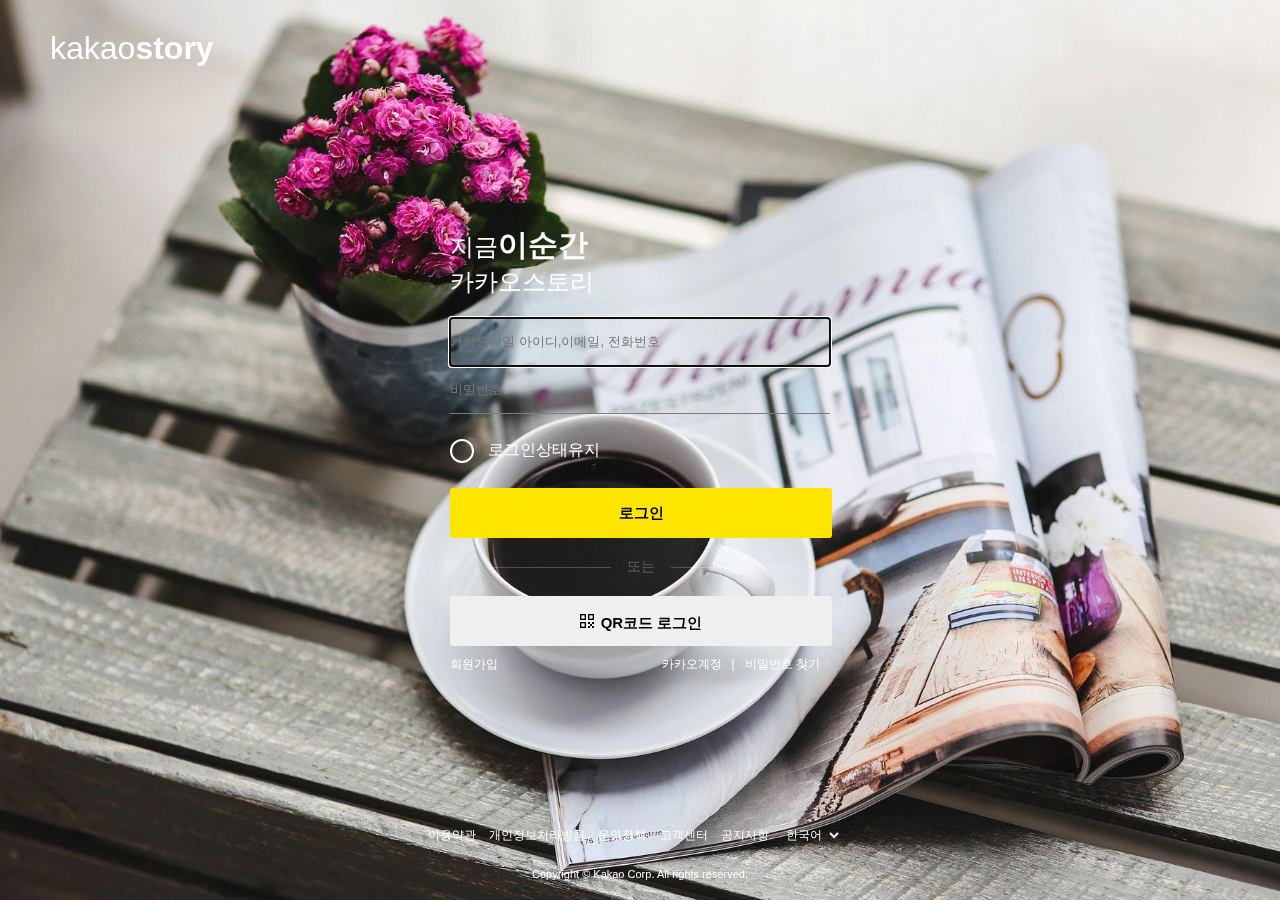
<file: index.html>
<!DOCTYPE html>
<html lang="ko">

<head>
  <meta charset="UTF-8">
  <meta name="author" content="chloeryu">
  <title>카카오스토리</title>
  <link rel="stylesheet" href="css/style.css">
  <link rel="shortcut icon" href="images/kokaostoryicon.png">
  <link rel="preconnect" href="https://fonts.googleapis.com">
</head>

<body>
  <div id="wrap">
    <header>
      <h1 class="long"><a herf="index.html">kakao<span style="font-weight: bold;">story</span></a></h1>
    </header>
    <container class="main-container">
      <div class="inner_container">
        <div class="banner">
          <a href="event.html">
            <p class="now">지금<span>이순간</span><br>
              카카오스토리</p>
          </a>
        </div>
        <form id="form" name="form" action="#" method="post">
          <fieldset>
            <p>
              <input type="text" size="60" maxlength="12" name="id" required placeholder="카카오메일 아이디,이메일, 전화번호"
                autofocus>
            </p>
            <p>
              <input type="password" size="60" maxlength="12" name="password" required placeholder="비밀번호">
            </p>
            <div class="checkbox">
              <input type="checkbox" name="check2" id="check2" value="2" class="checkbox2">
              <label for="check2">
                <p class="keep_state">로그인상태유지</p>
              </label>
            </div>
            <p class="login">
              <a href="#"><input type="submit" value="로그인"></a>
            </p>
            <p class="line_or">또는</p>
            <button type="button"><img src="images/qr.png" alt="">QR코드 로그인</button>
          </fieldset>
        </form>
        <div class="use">
          <a href="#" class="join">회원가입</a>
          <ul class="nav">
            <li><a href="#">카카오계정</a><span>&#124;</span></li>
            <li><a href="#">비밀번호 찾기</a></li>
          </ul>
        </div>
        <!-- //inner_container -->
      </div>
    </container>
    <!-- //container -->
    <footer>
      <div class="inner_footer">
        <ul class="notice">
          <li><a href="#">이용약관</a></li>
          <li><a href="#">개인정보처리방침</a></li>
          <li><a href="#">운영정책</a></li>
          <li><a href="#">고객센터</a></li>
          <li><a href="#">공지사항</a></li>
          <li>
            <form>
              <select>
                <option>한국어</option>
                <option>English</option>
                <option>日本語</option>
              </select>
            </form>
          </li>
        </ul>
        <!-- //notice -->
        <p class="address">Copyright © Kakao Corp. All rights reserved.</p>
      </div>
      <!-- //inner_footer -->
    </footer>
  </div>
  </div>
  <!-- //wrap -->
  <script src="https://ajax.googleapis.com/ajax/libs/jquery/3.6.0/jquery.min.js"></script>
  <script src="script/jquery.backstretch.min.js"></script>
  <script>
    $(function () {
      $.backstretch(["images/coffee.jpg", "images/flower.jpg", "images/palmtree.jpg", "images/child.jpg"], { duration: 3500, fade: 750 });
    });
  </script>
</body>

</html>
</file>
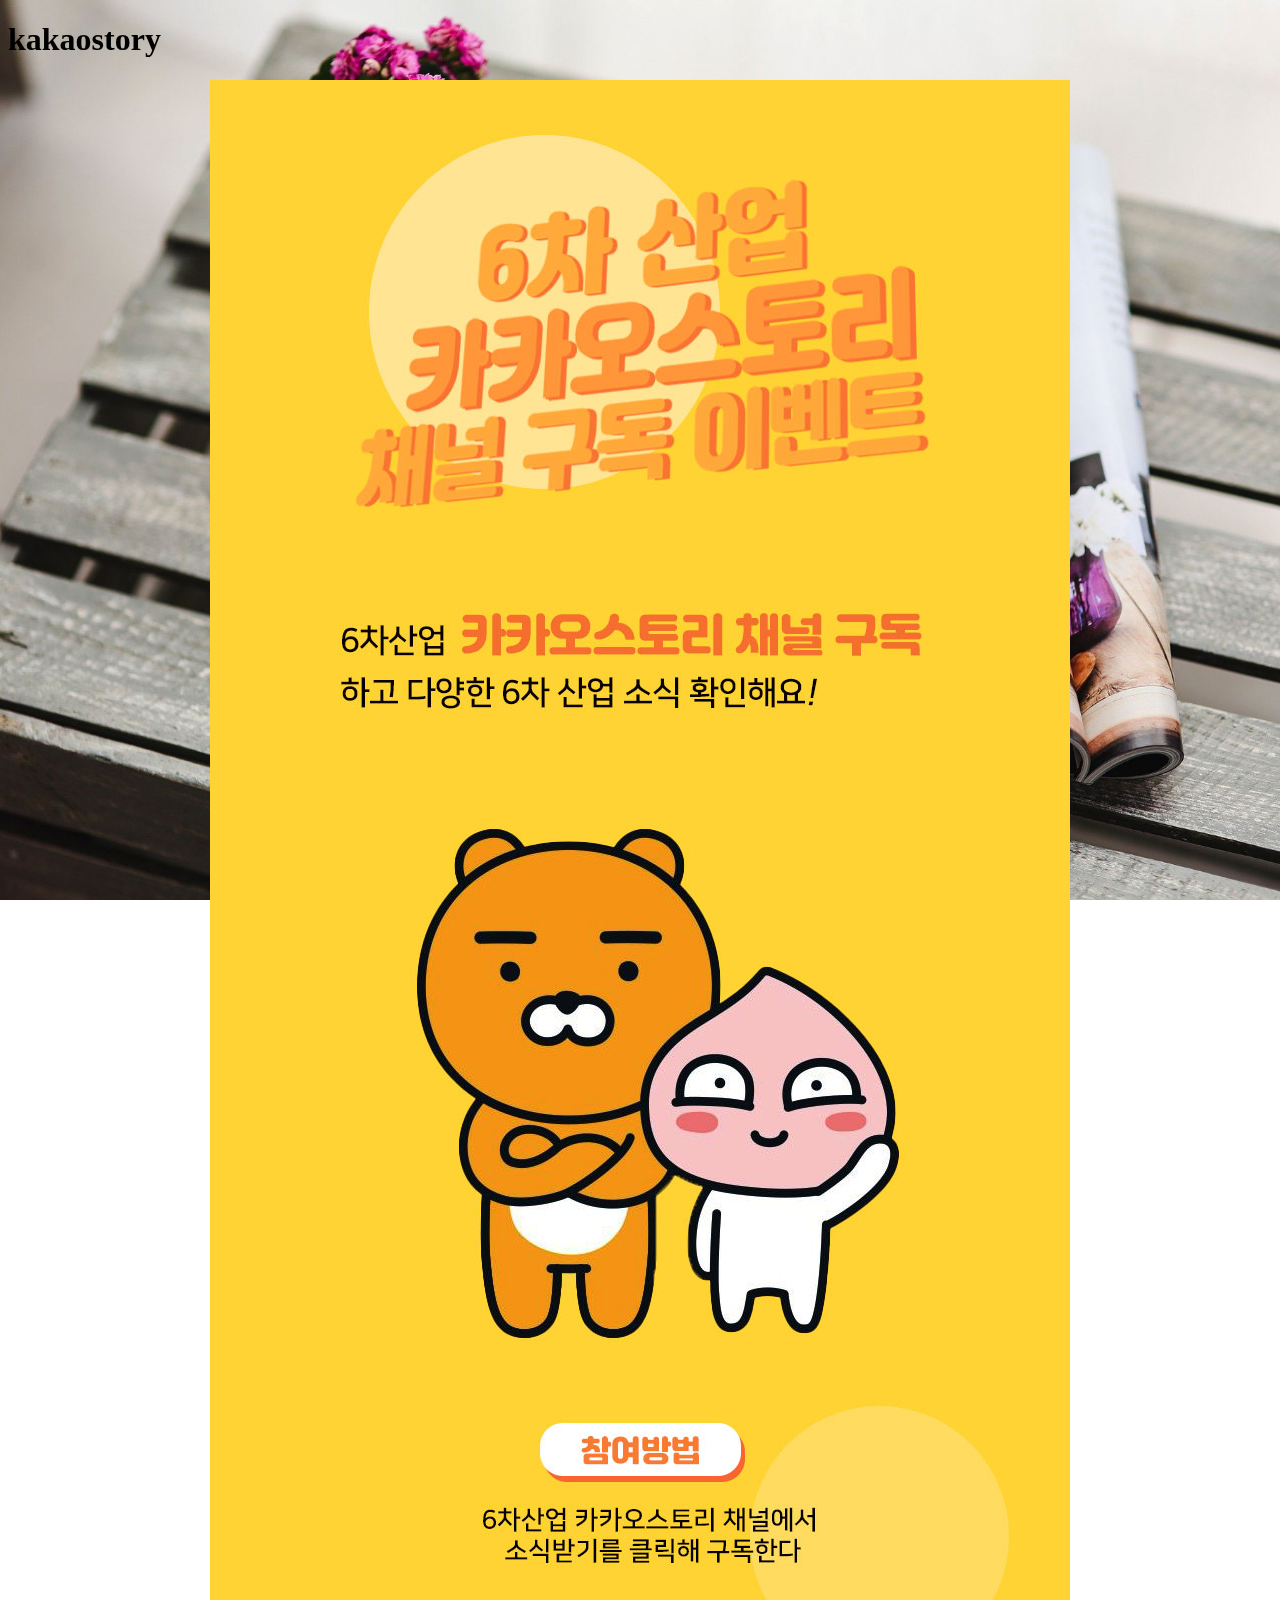
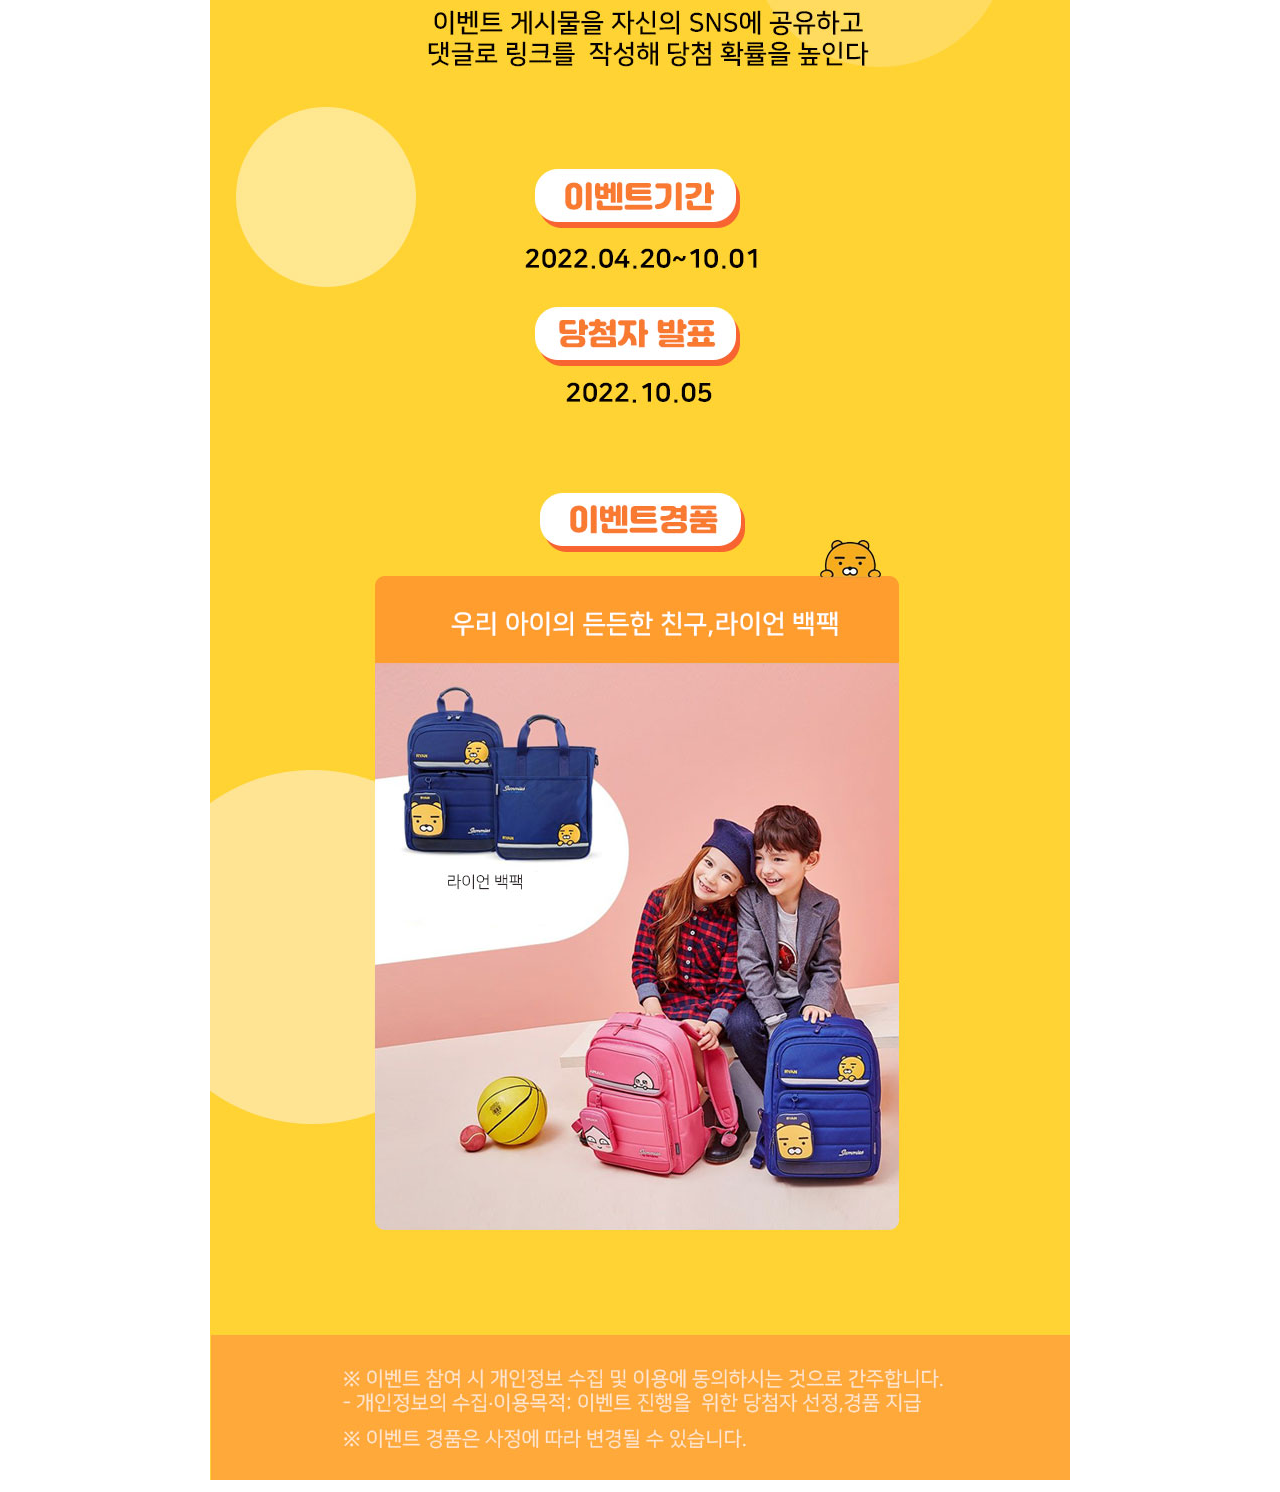
<file: event.html>
<!DOCTYPE html>
<html lang="ko">

<head>
  <meta charset="UTF-8">
  <meta name="author" content="chloeryu">
  <title>카카오스토리</title>
  <link rel="preconnect" href="https://fonts.googleapis.com">
  <link rel="shortcut icon" href="images/kokaostoryicon.png">
</head>
<style>
  div {
    text-align: center;
  }
</style>

<body>
  <header>
    <h1 class="long"><a herf="#">kakao<span style="font-weight: bold;">story</span></a></h1>
  </header>
  <div>
    <a href="landing_page.html"><img src="images/event_page.jpg" alt=""></a>
  </div>
  <!-- //wrap -->
  <script src="https://ajax.googleapis.com/ajax/libs/jquery/3.6.0/jquery.min.js"></script>
  <script src="script/jquery.backstretch.min.js"></script>
  <script>
    $(function () {
      $.backstretch(["images/coffee.jpg", "images/flower.jpg", "images/palmtree.jpg", "images/child.jpg"], { duration: 3500, fade: 750 });
    });
  </script>
</body>

</html>
</file>
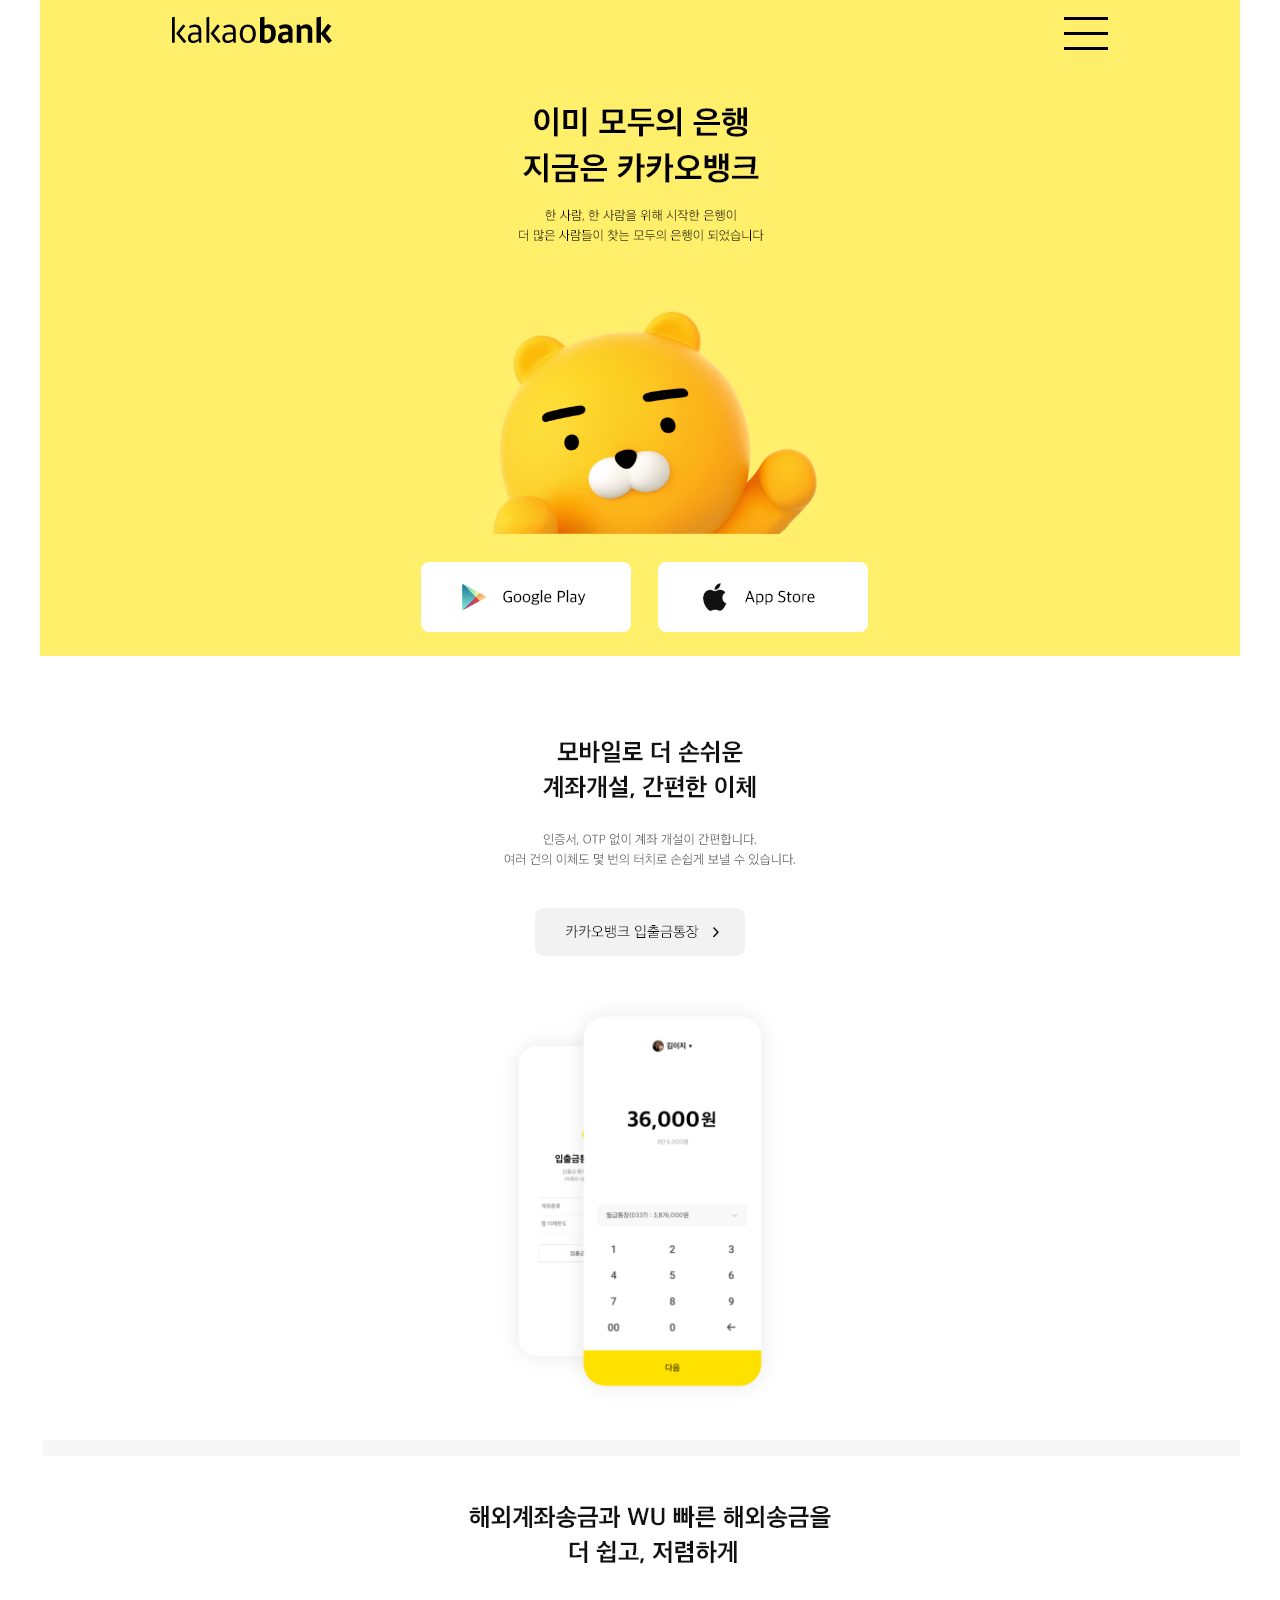
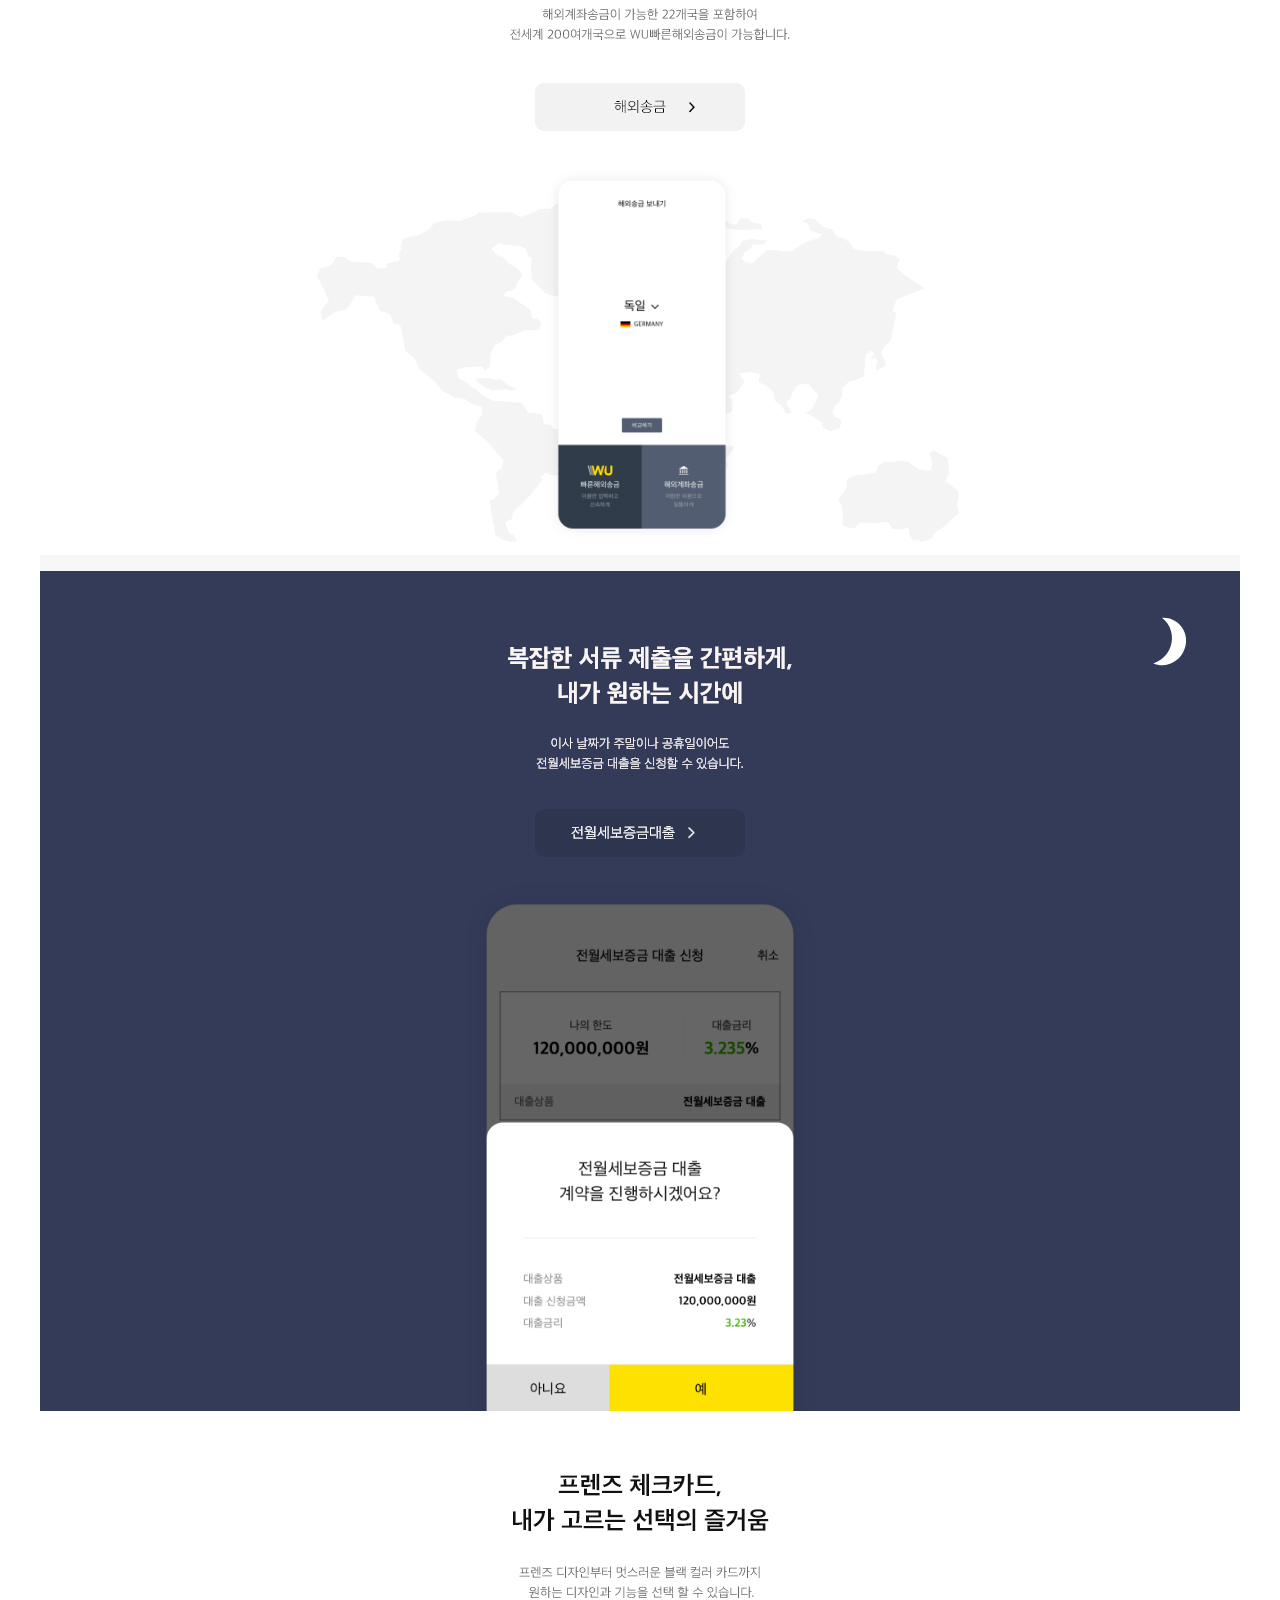
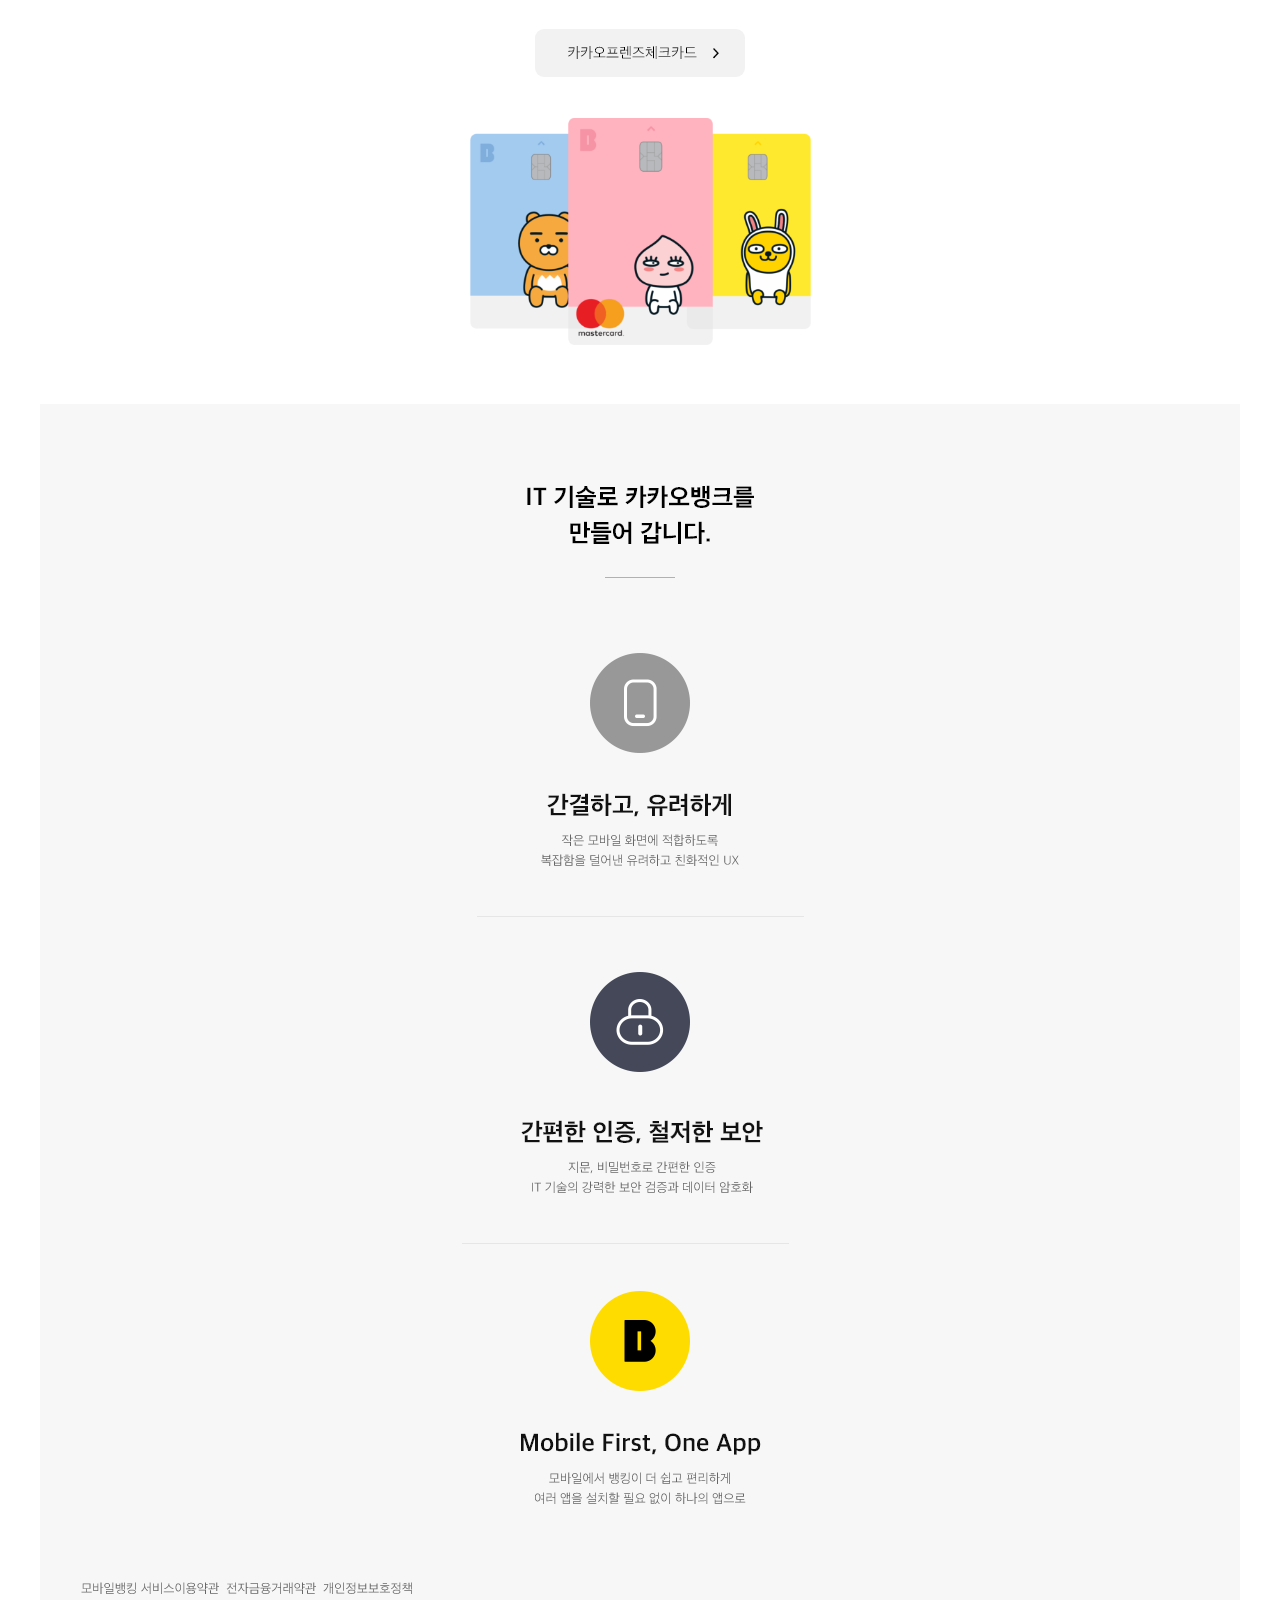
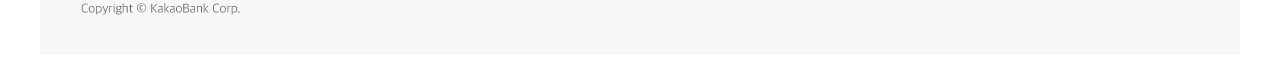
<file: landing_page.html>
<!DOCTYPE html>
<html lang="ko">

<head>
  <meta charset="UTF-8">
  <meta name="author" content="chloeryu">
  <title>카카오뱅크</title>
  <link rel="preconnect" href="https://fonts.googleapis.com">
  <link rel="shortcut icon" href="images/kokaobankicon.png">
</head>
<style>
  * {
    margin: 0;
    padding: 0;
  }

  ​ a {
    text-decoration: none;
    color: inherit;
  }

  div {
    text-align: center;
  }
</style>

<body>
  <div>
    <a href="index.html"><img src="images/landing_page.png" alt="landing_page"></a>
  </div>
</body>

</html>
</file>
<file: css/style.css>
@charset 'UTF-8';

*{margin: 0; padding: 0; 
 /*  outline: 1px solid red; */}

li{list-style: none;}

a{text-decoration: none; color: inherit;}

#wrap{
  position: relative;
  height: 100vh;
  color:white;
}

body{
  font-family: 'Nanum Gothic', sans-serif;
}

header .long{
  position: fixed;
  left: 50px; top: 30px;
  font-weight: lighter;
}

.banner{
  margin: auto;
  font-size:1.5em;
  font-weight: lighter;
  margin-bottom:20px;
}

.now {
  font-weight: lighter;
}

.now span {
  font-weight: bold;
  font-size:30px;
}

fieldset {
  border: none;
}

/* container */

.main-container{
  display: flex;
}

.inner_container{
  position: absolute;
  margin-bottom:100px;
  width: 380px;
  height:50%;
  top: 50%;
  left: 50%;
  transform: translate(-50%,-50%);
}


input[type=text], input[type=password] {
  width:380px;
  height:47px;
  color: #fff;
  background:none;
  border: none;
  border-bottom:1px solid #7c7c7c;
}


input[type=submit] {
  width:382px;
  height:50px;
  border: none;
  border-radius: 3px;
  color: black;
  font-size:15px;
  font-weight: bold;
  background:#fde500;
  cursor:pointer;
}

button{
  width:382px;
  height:50px;
  border: none;
  border-radius: 3px;
  font-size:15px;
  font-weight: bold;
  cursor:pointer;
}

img{margin:4px 7px 0 0;}


.line_or {
	display:flex;
	flex-basis:100%;
	align-items:center;
	color:rgba(255, 255, 255, 0.267);
	font-size:14px;
}

.line_or::before{
	content:"";
	flex-grow:1;
	margin:0px 16px;
	background:rgba(255,255,255,0.22);
	height:1px;
	font-size:0px;
	line-height: 0px;
}

.line_or::after {
	content:"";
	flex-grow:1;
	margin:0px 16px;
  background:rgba(255,255,255,0.22);
	height:1px;
	font-size:0px;
	line-height: 0px;
}


/* 체크박스  */

.checkbox2 + label{
  position: relative;
}

.checkbox input[type="checkbox"].checkbox2{
  display: none;
  cursor:pointer;
}

.keep_state{
 margin-left: 10px;
 display:inline-block;
}

.checkbox input.checkbox1{
  font-size: 1em;
  width: 1.25em; 
  height: 1.25em;
  vertical-align: middle;
}
.checkbox input.checkbox1 + label{ 
  font-size: 1.125em;
  vertical-align: middle;
}

.checkbox input[type="checkbox"].checkbox2 + label:before { 
  display: inline-block;
  content: '';
  width: 1.25em; 
  height: 1.25em;
  border: 2px solid #fff;
  text-align: center;
  vertical-align: middle;
  background:none;
  border-radius: 50%;
  margin:25px 0;
}

.checkbox input[type="checkbox"].checkbox2 + label:after { 
  position: absolute;
  left:4px;
  bottom: 2px; 
  color: #fff;
  content: '✔';
  font-size: 1.5em;
  line-height: 0.8;
  transition: all .3s;
}

[type="checkbox"].checkbox2 + label:after { 
    opacity: 0;
    transform: scale(0);
}

[type="checkbox"]:checked.checkbox2 + label:after { 
    opacity: 1;
    transform: scale(1);

}

.use{
  font-size: 12px;
  margin-top:10px;
}

.join{
  display: inline-block;
} 

.nav li{ 
  float: left;
}

.nav a:nth-child(1){
  width: 1px;
  height: 10px;
  margin:4px 10px;
}

.line_or{
  text-align: center;
  padding: 20px;
}


/* footer */

footer {
  width: 100%;
  position: fixed; 
  left: 0px; 
  bottom: 0px;
  padding: 20px 0;
  text-align: center;
}

.inner_footer {
  width: 927px;
  margin: auto;
  font-size:12px;
}

.notice li {
  display: inline-block;
  padding-right: 10px;
}

.nav {
  float: right;
}

select{
  background-color:transparent; 
  border: none;
  height:50px;
  color: #fff;
  font-size: 12px;
  size:20;
}

.address{
  font-size:11px;
  margin:8px 0 0;
}
</file>
